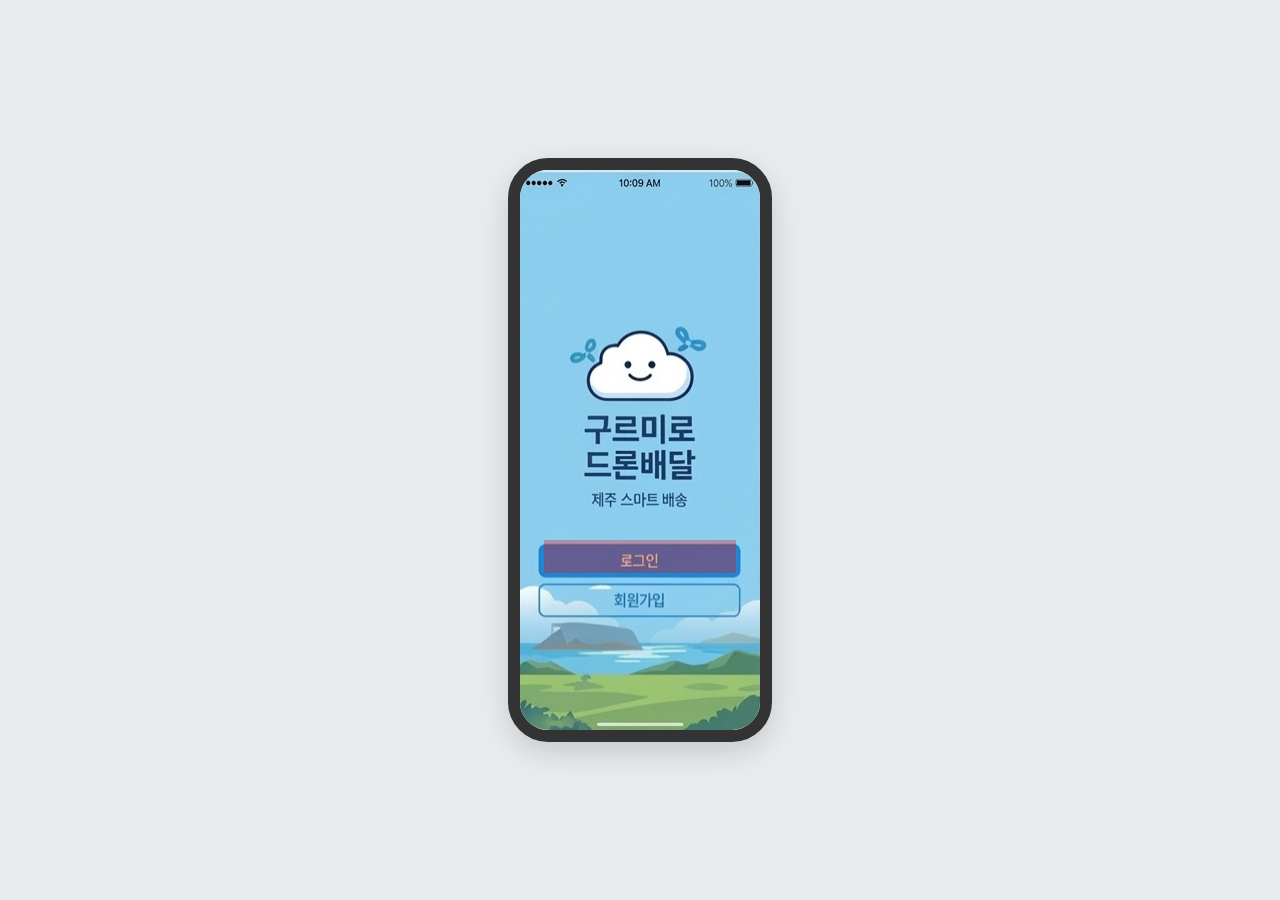
<file: index.html>
<!DOCTYPE html>
<html lang="ko">
<head>
    <meta charset="UTF-8">
    <title>구르미로 - 화면 1</title>
    <link rel="stylesheet" href="style.css">
</head>
<body>
    <div class="mobile-mockup">
        <img src="src/screen1.jpg" class="screen-bg" alt="로그인 화면">
        
        <a href="page2.html" class="click-zone" style="bottom: 28%; left: 10%; width: 80%; height: 6%;"></a>
    </div>
</body>
</html>
</file>
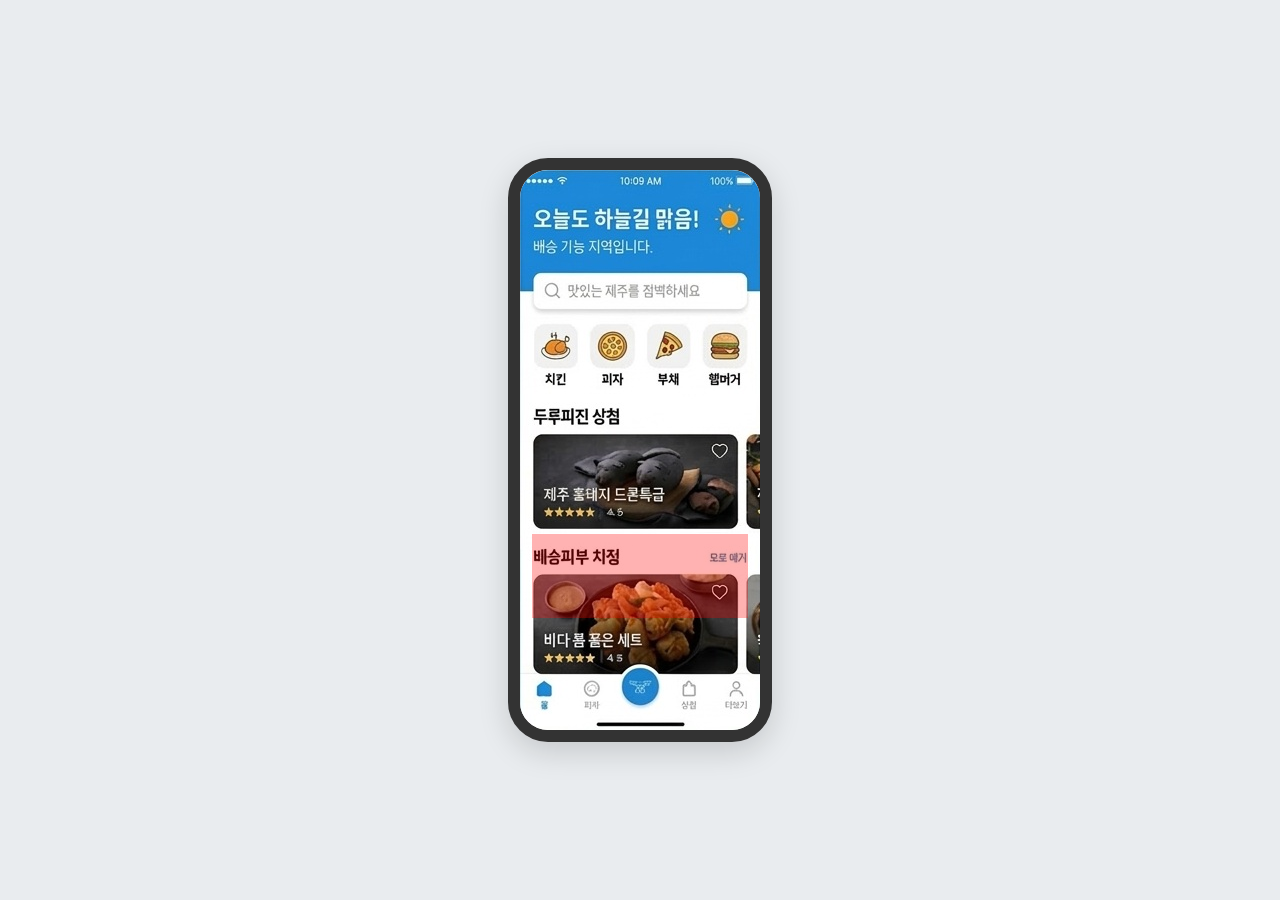
<file: page2.html>
<!DOCTYPE html>
<html lang="ko">
<head>
    <meta charset="UTF-8">
    <title>구르미로 - 화면 2</title>
    <link rel="stylesheet" href="style.css">
</head>
<body>
    <div class="mobile-mockup">
        <img src="src/screen2.jpg" class="screen-bg" alt="메인 화면">
        
        <a href="page3.html" class="click-zone" style="top: 65%; left: 5%; width: 90%; height: 15%;"></a>
    </div>
</body>
</html>
</file>
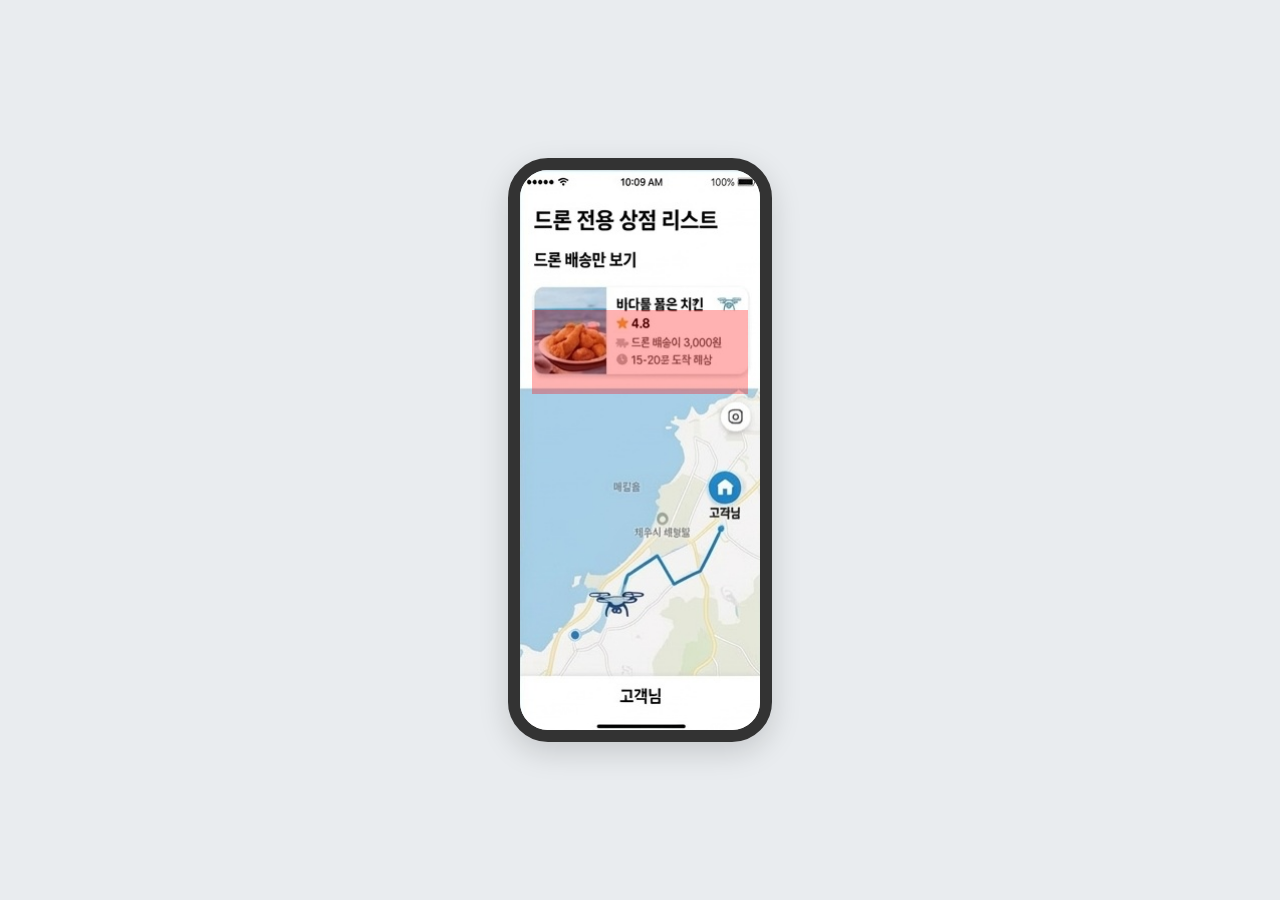
<file: page3.html>
<!DOCTYPE html>
<html lang="ko">
<head>
    <meta charset="UTF-8">
    <title>구르미로 - 화면 3</title>
    <link rel="stylesheet" href="style.css">
</head>
<body>
    <div class="mobile-mockup">
        <img src="src/screen3.jpg" class="screen-bg" alt="드론 상점 리스트">
        
        <a href="page4.html" class="click-zone" style="top: 25%; left: 5%; width: 90%; height: 15%;"></a>
    </div>
</body>
</html>
</file>
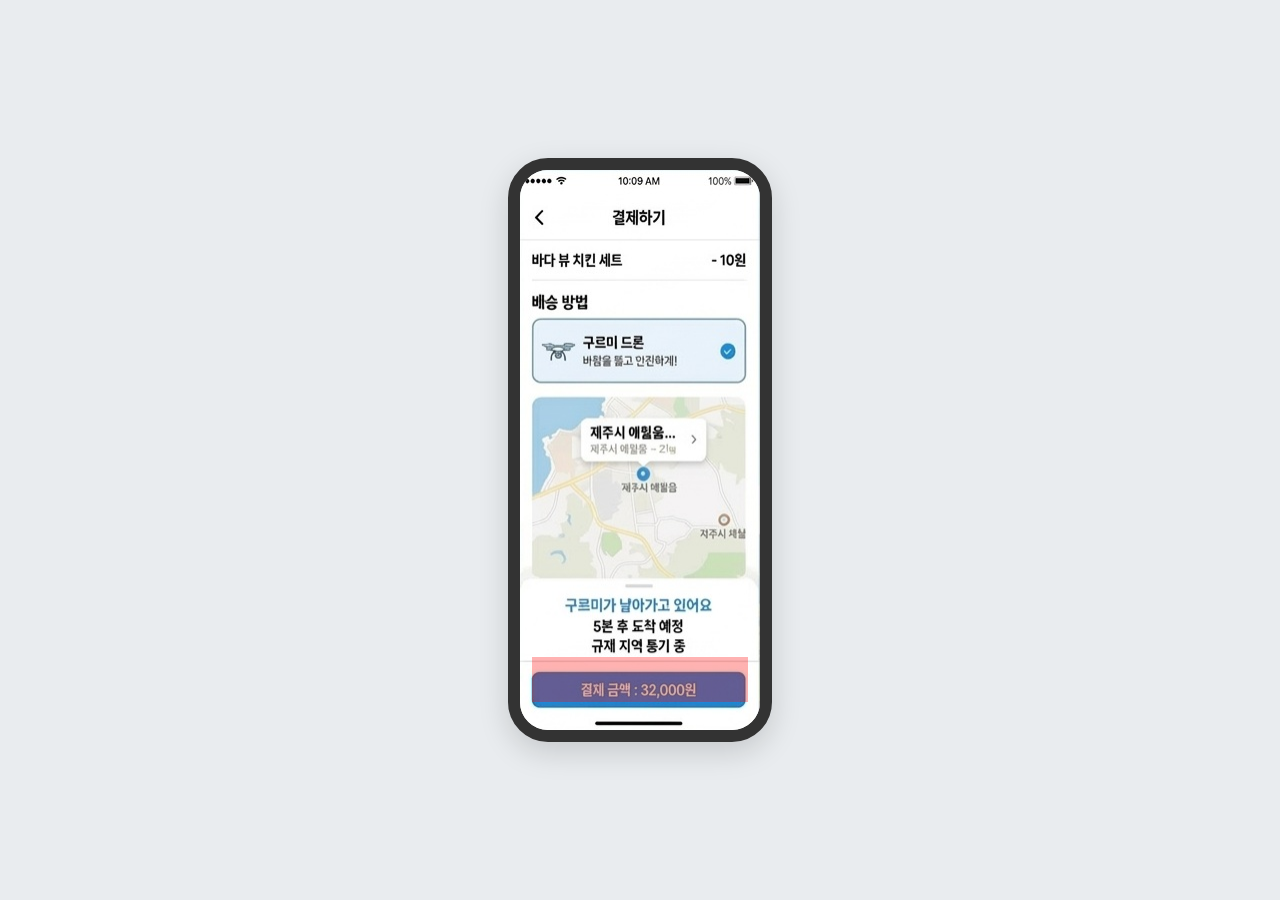
<file: page4.html>
<!DOCTYPE html>
<html lang="ko">
<head>
    <meta charset="UTF-8">
    <title>구르미로 - 화면 4</title>
    <link rel="stylesheet" href="style.css">
</head>
<body>
    <div class="mobile-mockup">
        <img src="src/screen4.jpg" class="screen-bg" alt="결제 및 배송 추적">
        
        <a href="page5.html" class="click-zone" style="bottom: 5%; left: 5%; width: 90%; height: 8%;"></a>
    </div>
</body>
</html>
</file>
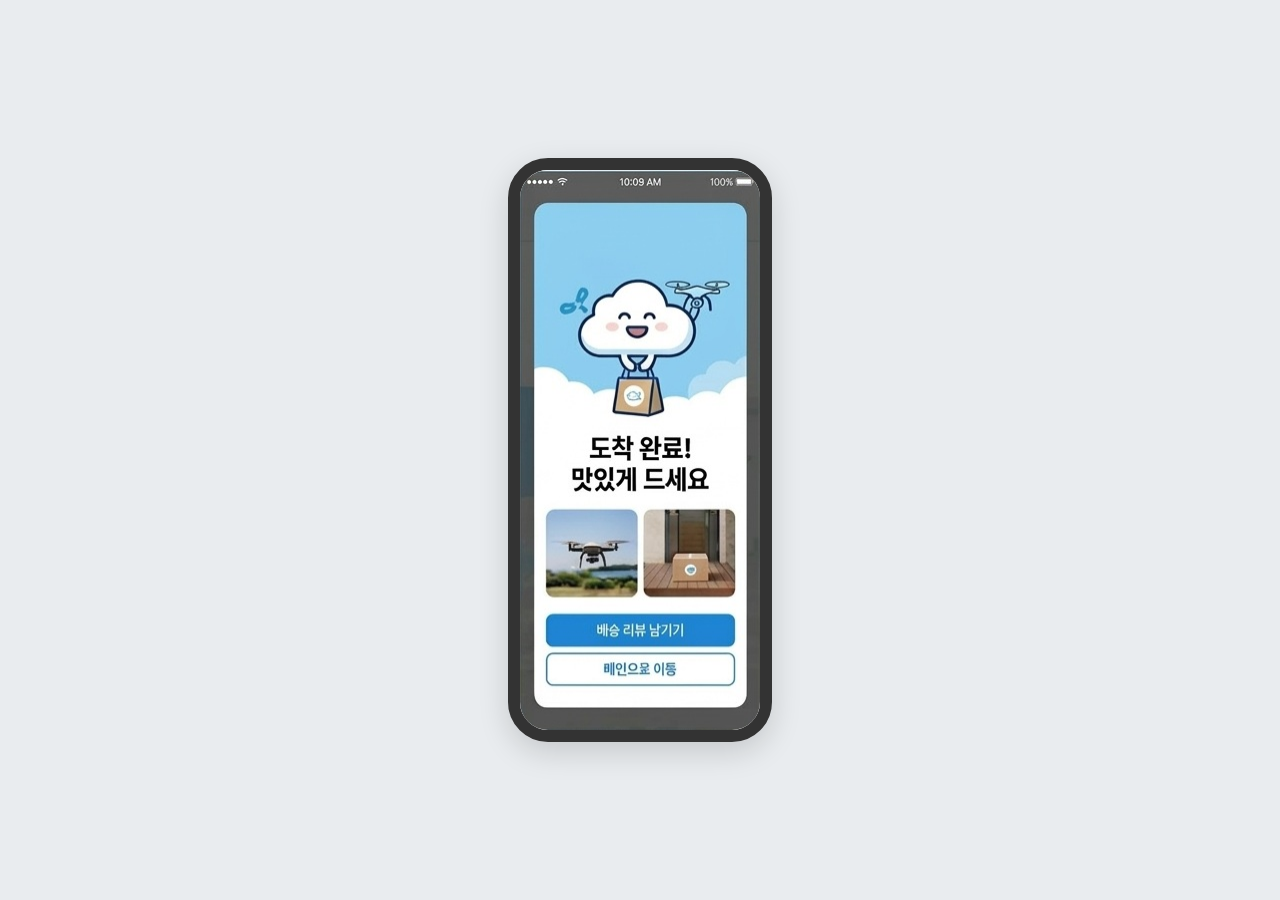
<file: page5.html>
<!DOCTYPE html>
<html lang="ko">
<head>
    <meta charset="UTF-8">
    <title>구르미로 - 화면 5</title>
    <link rel="stylesheet" href="style.css">
</head>
<body>
    <div class="mobile-mockup">
        <img src="src/screen5.jpg" class="screen-bg" alt="도착 완료">
        </div>
</body>
</html>
</file>
<file: style.css>
/* style.css */
body {
    display: flex;
    justify-content: center;
    align-items: center;
    height: 100vh;
    background-color: #e9ecef;
    margin: 0;
    font-family: sans-serif;
}

.mobile-mockup {
    position: relative;
    width: 240px;  /* 모바일 기본 해상도 너비 */
    height: 560px; /* 모바일 기본 해상도 높이 */
    background-color: #fff;
    border-radius: 40px;
    border: 12px solid #333; /* 스마트폰 베젤 느낌 */
    overflow: hidden;
    box-shadow: 0 10px 30px rgba(0,0,0,0.15);
}

.screen-bg {
    width: 100%;
    height: 100%;
    object-fit: contain;
    display: block;
}

/* 투명한 클릭 영역 (버튼 역할) */
.click-zone {
    position: absolute;
    cursor: pointer;
    display: block;
    /* 클릭 위치를 눈으로 확인하고 싶다면 아래 주석을 푸세요 */
    background-color: rgba(255, 0, 0, 0.3);
}
</file>
